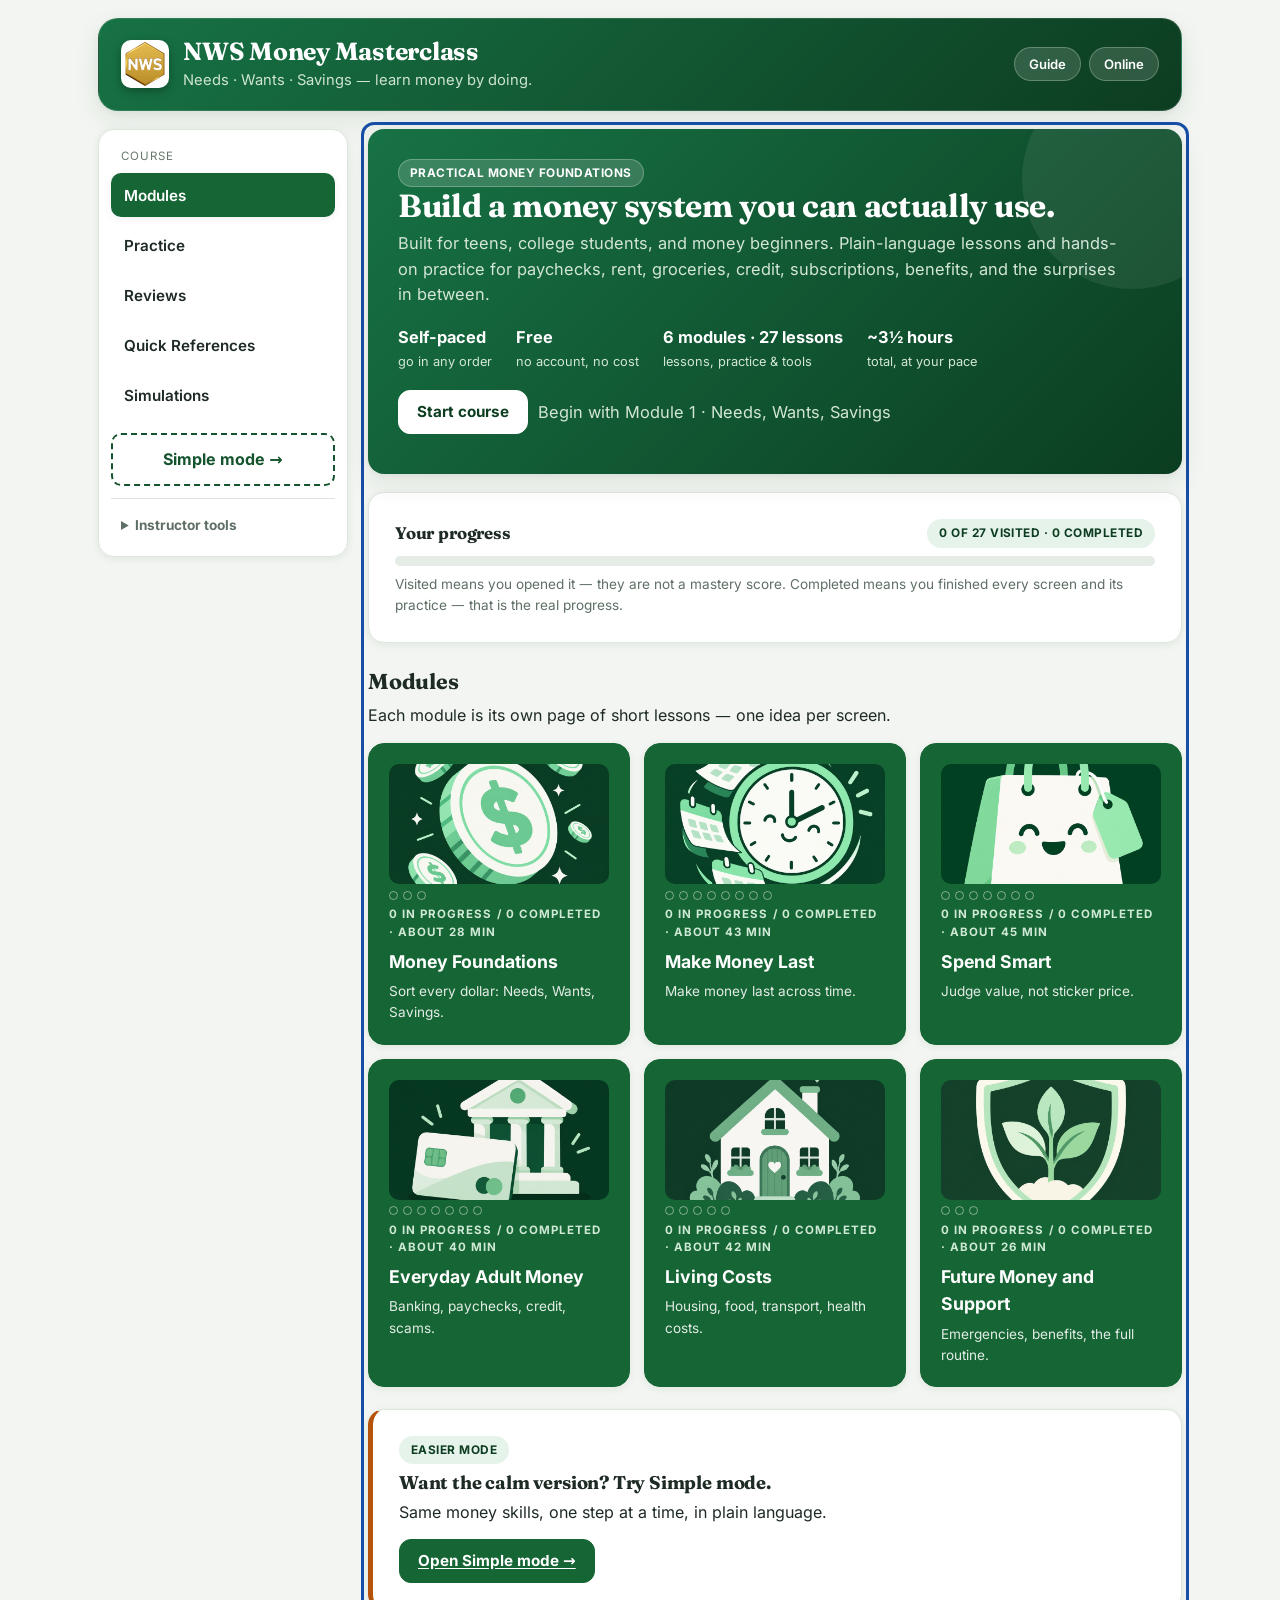
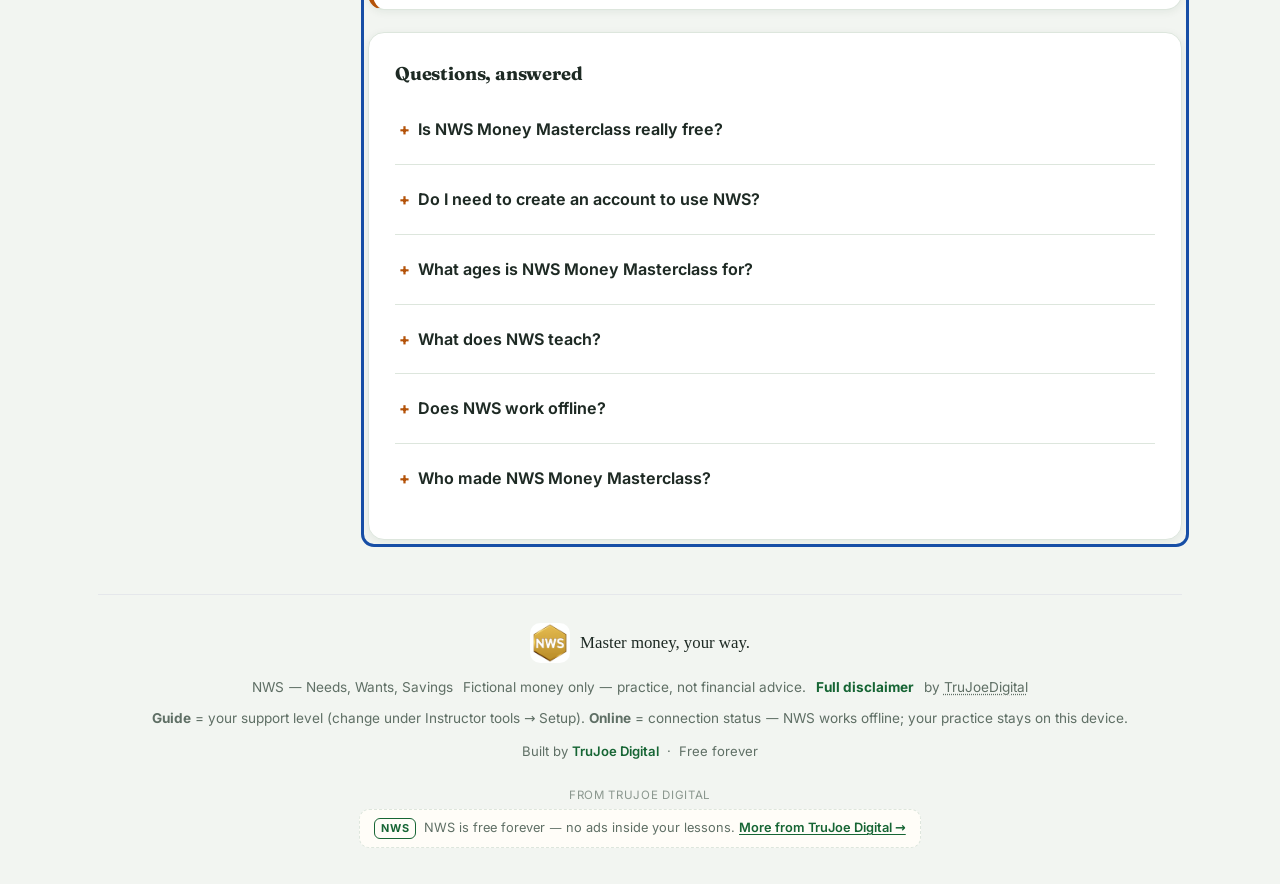
<file: index.html>
<!doctype html>
<html lang="en">
<head>
  <meta charset="utf-8" />
  <meta name="viewport" content="width=device-width, initial-scale=1" />
  <meta name="theme-color" content="#14532d" />
  <meta name="application-name" content="NWS" />
  <meta name="apple-mobile-web-app-capable" content="yes" />
  <meta name="apple-mobile-web-app-status-bar-style" content="default" />
  <title>NWS Money Masterclass</title>
  <meta name="description" content="NWS Money Masterclass — learn money decisions with Needs, Wants, and Savings. Free, self-paced, no account, works offline." />
  <meta name="robots" content="max-image-preview:large" />
  <link rel="canonical" href="https://nws.trujoedigital.com/" />
  <meta property="og:title" content="NWS Money Masterclass" />
  <meta property="og:description" content="Learn money decisions with Needs, Wants, and Savings. Free, self-paced, no account — practice with fictional money, works offline." />
  <meta property="og:type" content="website" />
  <meta property="og:url" content="https://nws.trujoedigital.com/" />
  <meta property="og:site_name" content="NWS Money Masterclass" />
  <meta property="og:image" content="https://nws.trujoedigital.com/images/nws-logo.png" />
  <meta name="twitter:card" content="summary" />
  <meta name="twitter:title" content="NWS Money Masterclass" />
  <meta name="twitter:description" content="Learn money decisions with Needs, Wants, and Savings. Free, self-paced, no account — practice with fictional money, works offline." />
  <meta name="twitter:image" content="https://nws.trujoedigital.com/images/nws-logo.png" />
  <link rel="manifest" href="./manifest.webmanifest" />
  <link rel="icon" href="./icon.svg" type="image/svg+xml" />
  <link rel="preload" href="./fonts/inter-latin.woff2" as="font" type="font/woff2" crossorigin />
  <link rel="stylesheet" href="./styles.css" />
  <link rel="stylesheet" href="./course.css" />
  <link rel="stylesheet" href="./accessibility-v13.css" />
  <!-- AdSense site verification (pub-1942036847459762). House ad stays in #nwsAdSlot until Google approves. -->
  <script async src="https://pagead2.googlesyndication.com/pagead/js/adsbygoogle.js?client=ca-pub-1942036847459762" crossorigin="anonymous"></script>
  <script type="application/ld+json">
  {"@context":"https://schema.org","@type":"FAQPage","mainEntity":[
    {"@type":"Question","name":"Is NWS Money Masterclass really free?","acceptedAnswer":{"@type":"Answer","text":"Yes. Every lesson, quiz, and simulation is free with no account and no payment."}},
    {"@type":"Question","name":"Do I need to create an account to use NWS?","acceptedAnswer":{"@type":"Answer","text":"No. Progress is saved in your own browser. Nothing is uploaded."}},
    {"@type":"Question","name":"What ages is NWS Money Masterclass for?","acceptedAnswer":{"@type":"Answer","text":"Built for teens and young adults (roughly 14–24), and useful for any money beginner."}},
    {"@type":"Question","name":"What does NWS teach?","acceptedAnswer":{"@type":"Answer","text":"Budgeting, banking, credit and debt, scam safety, renting, utilities, food and transportation budgeting, health insurance basics, and tax paperwork — learned by doing, not lecturing."}},
    {"@type":"Question","name":"Does NWS work offline?","acceptedAnswer":{"@type":"Answer","text":"Yes. It is a progressive web app — install it and use it without an internet connection."}},
    {"@type":"Question","name":"Who made NWS Money Masterclass?","acceptedAnswer":{"@type":"Answer","text":"TruJoe Digital, Clarksville, Arkansas."}}
  ]}
  </script>
  <script type="application/ld+json">
  {"@context":"https://schema.org","@type":"Organization","name":"TruJoe Digital","url":"https://trujoedigital.com","logo":"https://nws.trujoedigital.com/images/nws-logo.png","sameAs":["https://trujoedigital.com"]}
  </script>
</head>
<body>
<a class="skip-link" href="#main-content">Skip to main content</a>
<div class="app">
  <header>
    <a class="brand brand-home" href="#/modules" aria-label="NWS Money Masterclass — back to home"><img class="brand-mark" src="./images/nws-logo.png" alt="" width="44" height="44" /><div class="brand-text"><h1>NWS Money Masterclass</h1><p>Needs · Wants · Savings — learn money by doing.</p></div></a>
    <div class="mode"><span class="pill" id="scaffoldPill" title="Support level: Guide — cues are visible; ask for a step when needed. Change it under Instructor tools → Setup." aria-label="Support level: Guide">Guide</span></div>
  </header>
  <div class="layout">
    <nav class="nav" aria-label="Course navigation">
      <small role="heading" aria-level="2">Course</small>
      <button type="button" data-screen="course" data-course-stage="1" aria-controls="course" aria-current="page" class="active">Modules</button>
      <button type="button" data-screen="practice-hub" data-course-stage="2" aria-controls="practice-hub">Practice</button>
      <button type="button" data-screen="reviews" data-course-stage="3" aria-controls="reviews">Reviews</button>
      <button type="button" data-screen="references" data-course-stage="4" aria-controls="references">Quick References</button>
      <button type="button" data-screen="simulations" data-course-stage="5" aria-controls="simulations">Simulations</button>
      <a href="./simple.html" style="display:block;margin-top:10px;padding:12px 14px;border:2px dashed #14532d;border-radius:10px;color:#14532d;font-weight:700;text-decoration:none;text-align:center;" title="Simple mode: one step at a time, plain language">Simple mode →</a>
      <details class="instructor-tools">
        <summary>Instructor tools</summary>
        <button type="button" data-screen="advisor-dashboard" aria-controls="advisor-dashboard">Dashboard</button>
        <button type="button" data-screen="setup" aria-controls="setup">Setup</button>
        <button type="button" data-screen="scenarios" aria-controls="scenarios">Scenarios</button>
        <button type="button" data-screen="evidence" aria-controls="evidence">Evidence</button>
        <button type="button" data-screen="evaluation" aria-controls="evaluation">Evaluation</button>
      </details>
    </nav>
    <main id="main-content" tabindex="-1">
      <div id="courseTrail" class="course-trail hidden" aria-live="polite"></div>

      <section id="course" class="screen active" tabindex="-1" aria-label="Course modules"></section>
      <section id="practice-hub" class="screen" tabindex="-1" aria-label="Practice"></section>
      <section id="reviews" class="screen" tabindex="-1" aria-label="Reviews"></section>
      <section id="references" class="screen" tabindex="-1" aria-label="Quick references"></section>
      <section id="simulations" class="screen" tabindex="-1" aria-label="Simulations"></section>
      <section id="module-page" class="screen" tabindex="-1" aria-label="Module"></section>
      <section id="lesson-player" class="screen" tabindex="-1" aria-label="Lesson"></section>

      <section id="home" class="screen" tabindex="-1"></section>
      <section id="money" class="screen" tabindex="-1"></section>
      <section id="week" class="screen" tabindex="-1"></section>
      <section id="spend" class="screen" tabindex="-1"></section>
      <section id="save" class="screen" tabindex="-1"></section>
      <section id="subscriptions" class="screen" tabindex="-1"></section>
      <section id="plan" class="screen" tabindex="-1"></section>
      <section id="pacing-value" class="screen" tabindex="-1" aria-labelledby="pacing-value-heading"></section>
      <section id="adult-life" class="screen" tabindex="-1"></section>
      <section id="life-sim" class="screen" tabindex="-1"></section>
      <section id="benefits" class="screen" tabindex="-1"></section>
      <section id="progress" class="screen" tabindex="-1"></section>

      <section id="advisor-dashboard" class="screen" tabindex="-1"></section>
      <section id="setup" class="screen" tabindex="-1"></section>
      <section id="scenarios" class="screen" tabindex="-1"></section>
      <section id="evidence" class="screen" tabindex="-1"></section>
      <section id="evaluation" class="screen" tabindex="-1"></section>
    </main>
  </div>
  <footer class="site-footer">
    <div class="footer-brand"><img class="footer-logo-img" src="./images/nws-logo.png" alt="NWS logo" width="40" height="40"/><span class="footer-tagline">Master money, your way.</span></div>
    <div class="footer-note"><span class="product-fullname">NWS — Needs, Wants, Savings</span> <span>Fictional money only — practice, not financial advice.</span> <details class="disclaimer"><summary>Full disclaimer</summary><p>Research-informed educational simulation. Fictional money only. It does not provide individualized financial, tax, legal, medical, insurance, housing, or benefits eligibility advice.</p><p><b>Ads &amp; privacy:</b> NWS currently shows only its own house messages — no third-party ads are served and no ad tracking is used. If that changes, this notice will be updated before third-party ads are enabled. Your practice data stays on this device.</p></details> <span id="siteCredit" class="site-credit" hidden>by <a href="https://trujoedigital.com" target="_blank" rel="noopener">TruJoeDigital</a></span><span class="pill-legend"><b>Guide</b> = your support level (change under Instructor tools → Setup). <b>Online</b> = connection status — NWS works offline; your practice stays on this device.</span></div>
    <div class="footer-meta"><span>Built by <a href="https://trujoedigital.com" target="_blank" rel="noopener">TruJoe Digital</a></span><span>·</span><span>Free forever</span></div>
  </footer>
  <!-- NWS AD SLOT (footer only — never inside lessons, practice, or simulations).
       Managed by src/app/ad-rotation.js: direct-sold spots → AdSense → house ad.
       ADSENSE FLIP: set ADSENSE_ENABLED=true in ad-rotation.js and replace
       NWS_FOOTER_SLOT_ID with your AdSense ad unit ID (see docs/ADS.md). -->
  <div id="nwsAdSlot" class="nws-ad-slot" role="complementary" aria-label="Sponsored message">
    <div class="ad-label house-label" aria-hidden="true">From TruJoe Digital</div>
    <div class="house-ad"><span class="house-ad-tag">NWS</span><span>NWS is free forever — no ads inside your lessons. <a href="https://trujoedigital.com" target="_blank" rel="noopener">More from TruJoe Digital →</a></span></div>
  </div>
</div>
<dialog id="reportDialog"><div class="modal" id="reportBody"></div></dialog>
<script type="module" src="./app/my-numbers.js"></script>
<script type="module" src="./app/main-v11.js"></script>
<script type="module" src="./app/main-v11-fixes.js"></script>
<script type="module" src="./app/pwa.js"></script>
<script type="module" src="./app/pacing-value-ui.js"></script>
<script type="module" src="./app/adult-life-ui.js"></script>
<script type="module" src="./app/adult-life-simulation-ui.js"></script>
<script type="module" src="./app/recovery-followup-ui.js"></script>
<script type="module" src="./app/benefits-ui.js"></script>
<script type="module" src="./app/scenario-builder.js"></script>
<script type="module" src="./app/advisor-dashboard-ui.js"></script>
<script type="module" src="./app/evaluation-ui.js"></script>
<script type="module" src="./app/accessibility-runtime.js"></script>
<script type="module" src="./app/router.js"></script>
<script type="module" src="./app/ad-rotation.js"></script>
<script type="module" src="./app/course-ui.js"></script>
<script>
(function(){
  var credit=document.getElementById('siteCredit');
  if(!credit) return;
  var SHOW={course:1,setup:1};
  function sync(){
    var active=document.querySelector('main .screen.active');
    credit.hidden=!(active&&SHOW[active.id]);
  }
  var mainEl=document.querySelector('main');
  if(mainEl) new MutationObserver(sync).observe(mainEl,{attributes:true,subtree:true,attributeFilter:['class']});
  sync();
})();
</script>
<script>
/* Scroll reveals: once-only, transform + opacity, reduced-motion safe.
   Rough edges fixed: above-fold elements never hide-then-flash; identical
   content is never re-animated after a re-render; classes are never
   stripped mid-transition. */
(function(){
  var reduced=window.matchMedia&&matchMedia('(prefers-reduced-motion: reduce)').matches;
  var sel='.module-quick-card,.module-lesson-list .course-lesson,.section-title';
  var seen={}; /* fingerprint -> true: revealed once per page view, never re-animated */
  function fingerprint(el){
    var t=(el.textContent||'').replace(/\s+/g,' ').slice(0,80);
    return el.tagName+'|'+el.className+'|'+t;
  }
  function inViewport(el){
    try{var r=el.getBoundingClientRect();return r.top<window.innerHeight&&r.bottom>0;}
    catch(e){return true;}
  }
  if(reduced){
    /* Reduced motion: everything visible immediately, no observation at all. */
    document.querySelectorAll(sel).forEach(function(el){el.classList.add('in');});
    return;
  }
  var io=('IntersectionObserver' in window)?new IntersectionObserver(function(entries){
    entries.forEach(function(e){
      if(!e.isIntersecting)return;
      var t=e.target;
      io.unobserve(t);
      t.classList.add('in'); /* kept permanently: no strip, no re-animation risk */
    });
  },{threshold:.15,rootMargin:'0px 0px -10% 0px'}):null;
  function setup(el){
    if(!el||el.classList.contains('reveal')||el.classList.contains('in'))return;
    var fp=fingerprint(el);
    if(seen[fp]||inViewport(el)){el.classList.add('in');seen[fp]=true;return;}
    seen[fp]=true;
    if(!io){el.classList.add('in');return;}
    el.classList.add('reveal');io.observe(el);
  }
  function scan(root){if(root.querySelectorAll)root.querySelectorAll(sel).forEach(setup);}
  scan(document);
  var main=document.querySelector('main');
  if(main)new MutationObserver(function(muts){
    muts.forEach(function(m){m.addedNodes.forEach(function(n){
      if(n.nodeType!==1)return;
      if(n.matches&&n.matches(sel))setup(n);
      scan(n);
    });});
  }).observe(main,{childList:true,subtree:true});
})();
</script>
</body>
</html>
</file>
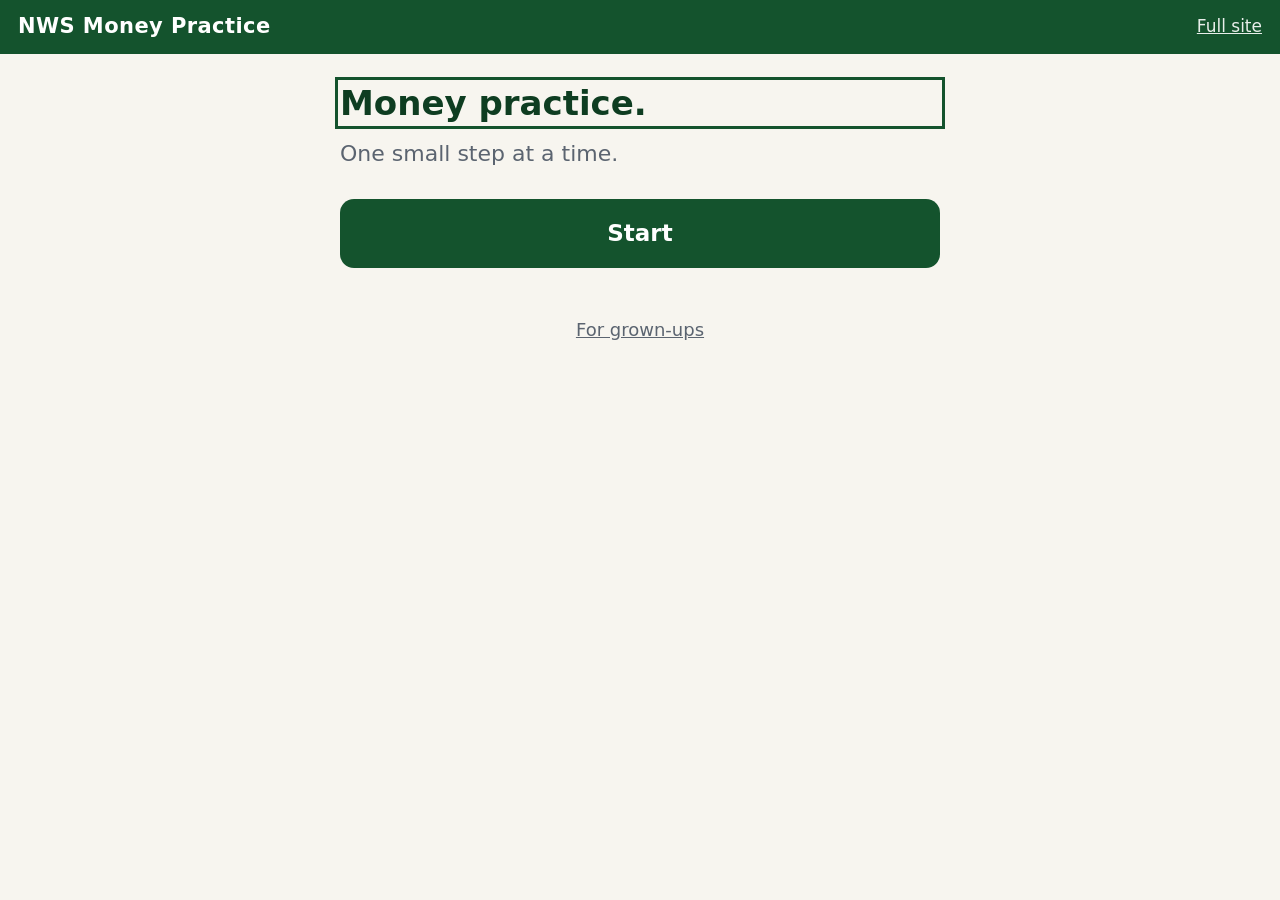
<file: simple.html>
<!doctype html>
<html lang="en">
<head>
  <meta charset="utf-8" />
  <meta name="viewport" content="width=device-width, initial-scale=1" />
  <meta name="theme-color" content="#14532d" />
  <title>NWS Money Practice — simple mode</title>
  <meta name="description" content="NWS Money Practice: money skills one small step at a time. Plain language, big buttons, no jargon." />
  <link rel="canonical" href="https://nws.trujoedigital.com/simple.html" />
  <meta property="og:title" content="NWS Money Practice — simple mode" />
  <meta property="og:description" content="Money skills one small step at a time. Plain language, big buttons, no jargon. Free, no account." />
  <meta property="og:type" content="website" />
  <meta property="og:url" content="https://nws.trujoedigital.com/simple.html" />
  <meta property="og:site_name" content="NWS Money Masterclass" />
  <meta property="og:image" content="https://nws.trujoedigital.com/images/nws-logo.png" />
  <meta name="twitter:card" content="summary" />
  <meta name="twitter:title" content="NWS Money Practice — simple mode" />
  <meta name="twitter:description" content="Money skills one small step at a time. Plain language, big buttons, no jargon. Free, no account." />
  <meta name="twitter:image" content="https://nws.trujoedigital.com/images/nws-logo.png" />
  <link rel="stylesheet" href="./simple.css" />
</head>
<body>
  <div class="simple-top">
    <span class="brand">NWS Money Practice</span>
    <a href="./index.html">Full site</a>
  </div>
  <main id="simple-app" class="simple-app" tabindex="-1" aria-live="polite"></main>
  <script type="module" src="./app/simple-ui.js"></script>
</body>
</html>
</file>
<file: styles.css>
/* NWS Money Masterclass — visual system v3
   Professional, friendly, zero-cost. Palette: money-green (navy-adjacent trust),
   warm gold accent, ink-on-paper body. Inter for UI, Fraunces for display.
   Typefaces are self-hosted (OFL) so the PWA works fully offline. */
@font-face{font-family:'Inter';font-style:normal;font-weight:400 800;font-display:swap;
  src:url('./fonts/inter-latin.woff2') format('woff2');unicode-range:U+0000-00FF}
@font-face{font-family:'Fraunces';font-style:normal;font-weight:600 700;font-display:swap;
  src:url('./fonts/fraunces-latin.woff2') format('woff2');unicode-range:U+0000-00FF}
:root{
  --font-sans:'Inter',system-ui,-apple-system,BlinkMacSystemFont,'Segoe UI',Roboto,sans-serif;
  --font-display:'Fraunces',Georgia,'Times New Roman',serif;
  --bg:#f2f5f1; --panel:#ffffff; --panel-2:#f8faf8;
  --ink:#1e2a24; --muted:#5f6f65; --faint:#68776c; --line:#dde6dd;
  --brand:#166534; --brand-deep:#0d3d21; --brand-soft:#e6f3ea;
  --accent:#b45309; --accent-deep:#7c3a06; --accent-soft:#fdf1de;
  --good:#147539; --good-soft:#e5f5ea;
  --mint:#cfe9d6;
  --warn:#92400e; --warn-soft:#fdf1de;
  --bad:#b91c1c; --bad-soft:#fdeaea;
  --shadow:0 10px 28px rgba(20,60,35,.08),0 2px 6px rgba(20,60,35,.06);
  --shadow-sm:0 2px 8px rgba(20,60,35,.07);
  --radius:16px; --radius-sm:10px;
}
*{box-sizing:border-box}
html{-webkit-text-size-adjust:100%}
body{margin:0;background:var(--bg);color:var(--ink);font-family:var(--font-sans);font-size:16px;line-height:1.55;-webkit-font-smoothing:antialiased}
h1,h2,h3{font-family:var(--font-display);line-height:1.2;letter-spacing:-.01em}
p{margin:.5em 0}
a{color:var(--brand);text-underline-offset:2px}
:focus-visible{outline:3px solid #2f9e63;outline-offset:2px;border-radius:6px}
.skip-link{position:absolute;left:-9999px;top:0;background:var(--brand-deep);color:#fff;padding:10px 16px;z-index:200;border-radius:0 0 10px 0;font-weight:700}
.skip-link:focus{left:0}
.hidden{display:none!important}
[hidden]{display:none!important}

.app{max-width:1120px;margin:0 auto;padding:18px}

/* ---------- Brand header ---------- */
header{background:linear-gradient(135deg,#177245 0%,#0d3d21 100%);color:#fff;border-radius:20px;padding:18px 22px;display:flex;align-items:center;gap:16px;flex-wrap:wrap;box-shadow:var(--shadow);border:1px solid rgba(255,255,255,.12)}
.brand{display:flex;align-items:center;gap:14px;flex:1 1 auto;min-width:0}
a.brand-home{text-decoration:none;color:inherit}
a.brand-home:hover .brand-text h1{text-decoration:underline;text-underline-offset:3px}
.brand-mark{width:48px;height:48px;flex:0 0 auto;border-radius:12px;box-shadow:0 3px 10px rgba(0,0,0,.3)}
.brand-text h1{margin:0;font-size:1.55rem;color:#fff}
.brand-text p{margin:2px 0 0;color:#cfe4d4;font-size:.92rem}
.mode{display:flex;gap:8px;align-items:center;flex-wrap:wrap}
.pill{background:rgba(255,255,255,.14);color:#fff;border:1px solid rgba(255,255,255,.25);border-radius:999px;padding:6px 14px;font-size:.82rem;font-weight:600;white-space:nowrap}
.pill.connected{background:rgba(74,222,128,.22);border-color:rgba(74,222,128,.5)}
.pill.offline{background:rgba(251,191,36,.22);border-color:rgba(251,191,36,.5)}
header .mode .btn.secondary{background:#fff;border-color:#fff;color:var(--brand-deep)}
header .mode .btn.ghost{background:transparent;color:#fff;border-color:rgba(255,255,255,.35)}

/* ---------- Layout & nav ---------- */
.layout{display:grid;grid-template-columns:250px 1fr;gap:20px;margin-top:18px;align-items:start}
.nav{background:var(--panel);border:1px solid var(--line);border-radius:var(--radius);padding:12px;display:flex;flex-direction:column;gap:6px;position:sticky;top:14px;box-shadow:var(--shadow-sm)}
.nav small{color:var(--faint);text-transform:uppercase;font-size:.72rem;letter-spacing:.08em;padding:6px 10px 2px}
.nav button{display:flex;align-items:center;gap:10px;width:100%;text-align:left;border:1px solid transparent;background:none;color:var(--ink);padding:11px 12px;border-radius:var(--radius-sm);cursor:pointer;font-size:.95rem;font-weight:600;font-family:var(--font-sans)}
.nav button:hover{background:var(--brand-soft);border-color:var(--line)}
.nav button.active{background:var(--brand);color:#fff;box-shadow:var(--shadow-sm)}
.instructor-tools{border-top:1px solid var(--line);margin-top:6px;padding-top:8px}
.instructor-tools summary{cursor:pointer;color:var(--muted);font-size:.85rem;font-weight:700;padding:8px 10px;border-radius:var(--radius-sm)}
.instructor-tools summary:hover{background:var(--panel-2)}

main{min-width:0}
.screen{display:none}
.screen.active{display:block;animation:fadein .22s ease}
@keyframes fadein{from{opacity:0;transform:translateY(6px)}to{opacity:1;transform:none}}

/* ---------- Cards, hero, stats ---------- */
.hero{background:var(--panel);border:1px solid var(--line);border-top:5px solid var(--brand);border-radius:var(--radius);padding:22px 24px;box-shadow:var(--shadow);margin-bottom:18px}
.hero h2{margin:0 0 4px;font-size:1.7rem}
.card{background:var(--panel);border:1px solid var(--line);border-radius:var(--radius);padding:20px;box-shadow:var(--shadow-sm);margin:14px 0}
.card h3{margin:.2em 0 .4em}
.sub{color:var(--muted);font-size:.93rem;margin:.35em 0}
.muted{color:var(--muted)}
.section-title{display:flex;align-items:center;gap:12px;margin:26px 0 4px}
.section-title h2{margin:0;font-size:1.35rem}
.stats{display:grid;grid-template-columns:repeat(auto-fit,minmax(120px,1fr));gap:10px;margin:14px 0}
.stat{background:var(--panel-2);border:1px solid var(--line);border-radius:var(--radius-sm);padding:12px 14px}
.stat span{display:block;font-size:.75rem;color:var(--muted);text-transform:uppercase;letter-spacing:.05em;font-weight:600}
.stat b{font-size:1.25rem;font-variant-numeric:tabular-nums}
.grid{display:grid;gap:14px}
.g2{grid-template-columns:repeat(2,1fr)}
.g3{grid-template-columns:repeat(3,1fr)}
.row{display:flex;gap:10px;align-items:center;flex-wrap:wrap;margin:10px 0}
.between{justify-content:space-between}
.stack{display:flex;flex-direction:column;gap:8px}
.ghost{opacity:.55}

/* ---------- Buttons ---------- */
.btn{appearance:none;border:1.5px solid var(--brand);background:var(--brand);color:#fff;font-family:var(--font-sans);font-weight:700;font-size:.95rem;padding:11px 18px;border-radius:12px;cursor:pointer;display:inline-flex;align-items:center;justify-content:center;gap:8px;transition:transform .12s ease,box-shadow .12s ease,background .12s ease;line-height:1.3}
.btn:hover{background:#12562c;transform:translateY(-1px);box-shadow:0 6px 16px rgba(22,101,52,.28)}
.btn:active{transform:scale(.96)}
.btn.secondary{background:#fff;color:var(--brand-deep);border-color:#c9d6cb}
.btn.secondary:hover{background:var(--brand-soft);box-shadow:var(--shadow-sm)}
.btn.ghost{background:transparent;color:var(--brand-deep);border-color:transparent}
.btn.warn{background:var(--warn);border-color:var(--warn)}
.btn:disabled{opacity:.5;cursor:not-allowed;transform:none;box-shadow:none}

/* ---------- Forms ---------- */
label{font-weight:600;font-size:.93rem;display:block;margin-bottom:2px}
.field{display:flex;flex-direction:column;gap:6px;margin:10px 0;min-width:0}
.field small{color:var(--muted);font-size:.82rem}
input[type=number],input[type=text],input[type=date],select,textarea{font-family:var(--font-sans);font-size:1rem;color:var(--ink);background:#fff;border:1.5px solid #c6d3c8;border-radius:12px;padding:11px 13px;width:100%;max-width:100%;transition:border-color .12s,box-shadow .12s}
input:focus,select:focus,textarea:focus{border-color:var(--brand);box-shadow:0 0 0 3px rgba(22,101,52,.16);outline:none}
input[type=number]{font-variant-numeric:tabular-nums}
input[type=checkbox],input[type=radio]{width:1.15rem;height:1.15rem;accent-color:var(--brand)}

/* ---------- Tags, hints, callouts ---------- */
.tag{display:inline-block;font-size:.74rem;font-weight:700;padding:4px 11px;border-radius:999px;background:var(--brand-soft);color:var(--brand-deep);text-transform:uppercase;letter-spacing:.04em;border:1px solid transparent}
.tag.need{background:#e0eafb;color:#1e40af;border-color:#c3d4f5}
.tag.want{background:var(--accent-soft);color:var(--accent-deep);border-color:#f3dcb4}
.tag.recurring{background:#f3e8ff;color:#6d28d9;border-color:#e0cdfb}
.tag.save{background:var(--good-soft);color:var(--good);border-color:#c4e6cd}
.tag.info{background:#e8eef4;color:#3b556e;border-color:#cfdbe6}
.hint{color:var(--muted);font-size:.88rem;background:var(--panel-2);border-left:3px solid var(--accent);padding:8px 12px;border-radius:0 8px 8px 0;margin:10px 0}
.callout{border:1px solid #f3dcb4;background:var(--accent-soft);border-radius:var(--radius-sm);padding:14px 16px;margin:12px 0}
.callout.good{border-color:#c4e6cd;background:var(--good-soft)}
.warning{border:1px solid #f5c6c6;background:var(--bad-soft);border-radius:var(--radius-sm);padding:14px 16px;margin:12px 0;color:#7f1d1d}
.result{border-radius:var(--radius-sm);padding:12px 14px;margin:12px 0;background:var(--panel-2);border:1px solid var(--line)}
.info{color:var(--muted);font-size:.9rem}
.money{font-variant-numeric:tabular-nums;font-weight:700}
.positive{color:var(--good)} .negative{color:var(--bad)}
.progressbar{height:10px;background:#e5ece5;border-radius:999px;overflow:hidden;margin:8px 0}
.progressbar i{display:block;height:100%;background:linear-gradient(90deg,#22a35c,#166534);border-radius:999px;transition:width .3s ease}

/* ---------- Tables ---------- */
.table-scroll{overflow-x:auto;-webkit-overflow-scrolling:touch;border-radius:var(--radius-sm)}
table{border-collapse:collapse;width:100%;background:#fff}
th,td{text-align:left;padding:10px 12px;border-bottom:1px solid var(--line);font-size:.92rem}
th{font-weight:700;font-size:.78rem;text-transform:uppercase;letter-spacing:.05em;color:var(--muted);background:var(--panel-2)}
tr:last-child td{border-bottom:0}

/* ---------- Lesson chrome: trail, prev/next, your-turn ---------- */
.course-trail{background:var(--panel);border:1px solid var(--line);border-radius:var(--radius);padding:12px 18px;margin-bottom:16px;display:flex;gap:10px;align-items:center;flex-wrap:wrap;box-shadow:var(--shadow-sm)}
.course-trail .trail-title{font-weight:700;font-size:.95rem;flex:1 1 auto;min-width:200px}
.course-trail .trail-title small{color:var(--muted);font-weight:600}
.trail-sep{margin:0 .45em;color:var(--muted);font-weight:400}
.trail-flow{display:flex;align-items:center;gap:10px;flex-wrap:wrap;flex-basis:100%;border-top:1px solid var(--line);padding-top:10px}
.trail-progress{font-size:.8rem;font-weight:700;color:var(--muted)}
.trail-nav{display:flex;gap:8px;margin-left:auto}
.trail-nav .btn{padding:9px 14px;font-size:.87rem}

.your-turn{border:2px solid var(--brand);background:linear-gradient(180deg,#f2f9f4 0%,#fff 90%);border-radius:var(--radius);padding:20px;margin:18px 0;box-shadow:var(--shadow-sm)}
.your-turn-tag{background:var(--brand);color:#fff;font-size:.72rem;font-weight:800;letter-spacing:.06em;text-transform:uppercase;padding:5px 12px;border-radius:999px}
.your-turn h3{margin:0;font-size:1.2rem}
.your-turn-checklist{margin-top:14px;border-top:1px dashed var(--line);padding-top:10px}
.your-turn-checklist summary{cursor:pointer;font-weight:700;color:var(--brand-deep);font-size:.95rem}
.your-turn-checklist ol{padding-left:24px;display:grid;gap:10px;margin:12px 0}
.your-turn-checklist label{display:flex;gap:10px;align-items:flex-start;font-weight:500;cursor:pointer}
.your-turn-checklist input[type=checkbox]{flex:0 0 auto;margin-top:3px}

/* ---------- Footer disclaimer ---------- */
.footer-note{color:var(--muted);font-size:.85rem;text-align:center;margin:26px 0 10px;display:flex;gap:10px;justify-content:center;align-items:baseline;flex-wrap:wrap}
.site-footer{margin-top:40px;padding:28px 20px 20px;border-top:1px solid var(--border,#e5e7eb);text-align:center}
.site-footer .footer-brand{display:flex;align-items:center;justify-content:center;gap:10px;margin-bottom:14px}
.site-footer .footer-logo-img{border-radius:10px;display:block}
.site-footer .footer-tagline{font-family:var(--serif,Georgia,serif);font-size:1.05rem;color:var(--ink,#1a1a1a)}
.site-footer .footer-note{margin:0 0 12px}
.site-footer .footer-meta{display:flex;gap:8px;justify-content:center;align-items:center;color:var(--muted);font-size:.82rem;margin-top:4px}
.site-footer .footer-meta a{color:var(--brand);text-decoration:none;font-weight:600}
@media(max-width:640px){
  .site-footer{padding:20px 12px 16px;margin-top:28px}
  .site-footer .footer-brand{flex-direction:column;gap:6px}
  .site-footer .footer-note{font-size:.78rem}
}
.ad-label.house-label{color:var(--muted);font-size:.72rem;letter-spacing:.06em;text-transform:uppercase}
/* NWS ad slot: footer strip only, never inside lesson/practice/simulation flows. */
.nws-ad-slot{margin:6px auto 18px;max-width:728px;padding:0 12px;text-align:center}
.ad-label{font-size:.62rem;letter-spacing:.14em;text-transform:uppercase;color:var(--muted,#8a8578);margin-bottom:4px;opacity:.7}
.house-ad{display:inline-flex;gap:8px;align-items:baseline;justify-content:center;flex-wrap:wrap;color:var(--muted);font-size:.8rem;border:1px dashed var(--line,#d8d2c4);border-radius:10px;padding:8px 14px;background:var(--card,#fffdf8)}
.house-ad-tag{font-weight:700;font-size:.68rem;letter-spacing:.06em;text-transform:uppercase;color:var(--brand);border:1px solid var(--brand);border-radius:6px;padding:1px 6px}
.house-ad a{color:var(--brand);font-weight:600}
.direct-ad{display:inline-flex;gap:8px;align-items:baseline;justify-content:center;flex-wrap:wrap;color:var(--muted);font-size:.8rem;border:1px solid var(--line,#d8d2c4);border-radius:10px;padding:8px 14px;background:var(--card,#fffdf8)}
.direct-ad .spot-tag{font-weight:700;font-size:.68rem;letter-spacing:.06em;text-transform:uppercase;color:var(--brand-deep);border:1px solid var(--brand-deep);border-radius:6px;padding:1px 6px}
.direct-ad a{color:var(--brand);font-weight:600}
.site-credit a{color:var(--muted);text-decoration:underline dotted;text-underline-offset:2px}
.site-credit a:hover{color:var(--brand)}
.disclaimer{display:inline}
.disclaimer summary{cursor:pointer;color:var(--brand);font-weight:700;display:inline}
.disclaimer p{max-width:660px;margin:10px auto;text-align:left;background:var(--panel);border:1px solid var(--line);border-radius:var(--radius-sm);padding:14px 16px}

/* ---------- Misc components ---------- */
.event{border:1px solid var(--line);border-radius:var(--radius-sm);padding:12px 14px;margin:10px 0;background:var(--panel-2)}
.event.done{border-color:#c4e6cd;background:var(--good-soft)}
.scenario-event{border-left:4px solid var(--accent);background:var(--panel);border-radius:0 var(--radius-sm) var(--radius-sm) 0;padding:12px 14px;margin:10px 0;box-shadow:var(--shadow-sm)}
.choice{border:1.5px solid var(--line);background:#fff;border-radius:12px;padding:12px 14px;cursor:pointer;font-family:var(--font-sans);font-size:.95rem;font-weight:600;transition:border-color .12s,box-shadow .12s,transform .12s;text-align:left}
.choice:active{transform:scale(.985)}
.choice:hover{border-color:var(--brand);box-shadow:var(--shadow-sm)}
.choice[aria-pressed="true"]{border-color:var(--brand);background:var(--brand-soft);box-shadow:var(--shadow-sm)}
.adult-life-module-nav{display:flex;gap:8px;flex-wrap:wrap;margin:12px 0}
.adult-life-choice,.adult-life-transfer-choice{border:1.5px solid var(--line);border-radius:12px;background:#fff;padding:12px 14px;cursor:pointer;font-weight:600;font-family:var(--font-sans)}
.adult-life-choice[aria-pressed="true"],.adult-life-transfer-choice[aria-pressed="true"]{border-color:var(--brand);background:var(--brand-soft)}
.benefits-card{border:1px solid var(--line);border-radius:var(--radius-sm);padding:14px;background:var(--panel-2);margin:10px 0}
.source-note{font-size:.8rem;color:var(--faint);margin-top:8px}
dialog{border:1px solid var(--line);border-radius:var(--radius);padding:0;max-width:min(640px,92vw);box-shadow:var(--shadow)}
dialog::backdrop{background:rgba(13,61,33,.45)}
.modal{padding:24px}

/* ---------- Density & theme prefs ---------- */
body[data-density="low"] .card{padding:26px}
body[data-density="low"] .hero{padding:30px}
body[data-theme="dark"]{--bg:#0f1511;--panel:#182119;--panel-2:#1f2b21;--ink:#eaf2ea;--muted:#a9bcae;--faint:#7e9184;--line:#2c3a2d;--brand:#4ade80;--brand-deep:#d8f6e2;--brand-soft:#1e3325;--accent:#f0b35c;--accent-deep:#f6cf8f;--accent-soft:#33270f;--shadow:none;--shadow-sm:none;--good:#4ade80;--good-soft:#1e3325;--warn:#f0b35c;--warn-soft:#33270f;--bad:#f87171;--bad-soft:#3a1a1a}
body[data-theme="dark"] .btn{background:var(--brand);border-color:var(--brand);color:#0b1f13}
body[data-theme="dark"] .btn:hover{background:#22c55e}
body[data-theme="dark"] .btn.secondary{background:transparent;color:var(--brand-deep);border-color:#3c4f3e}
body[data-theme="dark"] .btn.ghost{color:var(--brand-deep)}
body[data-theme="dark"] input[type=number],body[data-theme="dark"] input[type=text],body[data-theme="dark"] input[type=date],body[data-theme="dark"] select,body[data-theme="dark"] textarea{background:#101711;border-color:#3c4f3e;color:var(--ink)}
body[data-theme="dark"] table{background:var(--panel)}
body[data-theme="dark"] .hero{border-top-color:var(--brand)}
body[data-theme="dark"] header{background:linear-gradient(135deg,#14532d,#0b3a20)}
body[data-theme="dark"] .course-hero{background:linear-gradient(135deg,#14532d,#081f12)}
body[data-theme="dark"] .your-turn{background:linear-gradient(180deg,#14251a,#182119)}
body[data-theme="dark"] .choice,body[data-theme="dark"] .adult-life-choice,body[data-theme="dark"] .adult-life-transfer-choice{background:#101711}
body[data-theme="dark"] .nav button.active{background:var(--brand);color:#0b1f13}
body[data-theme="dark"] .tag{background:var(--brand-soft);color:var(--brand-deep)}
body[data-theme="dark"] .tag.need{background:#16294d;color:#a9c6f7;border-color:#274067}
body[data-theme="dark"] .tag.want{background:#33270f;color:#f6cf8f;border-color:#5a4517}
body[data-theme="dark"] .tag.recurring{background:#2b1d4d;color:#cdb4f7;border-color:#45336e}
body[data-theme="dark"] .tag.save{background:#12331f;color:#8fe3a8;border-color:#1f5231}
body[data-theme="dark"] .tag.info{background:#22303c;color:#a9c2d6;border-color:#33465a}

/* ---------- Responsive ---------- */
@media(max-width:960px){
  .layout{grid-template-columns:1fr}
  .nav{position:static;display:grid;grid-template-columns:repeat(3,1fr);gap:8px}
  .nav small{grid-column:1/-1;padding:2px 6px}
  .nav button{justify-content:center;text-align:center;padding:12px 8px}
  .instructor-tools{grid-column:1/-1}
  .instructor-tools button{justify-content:flex-start;text-align:left}
}
@media(max-width:640px){
  .layout{grid-template-columns:1fr}
  .layout .nav{order:2;margin-top:16px}
  body{font-size:15px}
  .app{padding:12px}
  header{padding:14px 16px;border-radius:16px}
  .brand-text h1{font-size:1.25rem}
  .brand-text p{font-size:.82rem}
  .nav{grid-template-columns:repeat(2,1fr)}
  .hero{padding:18px}
  .hero h2{font-size:1.35rem}
  .card{padding:16px}
  .g2,.g3{grid-template-columns:1fr}
  table{display:block;max-width:100%;overflow-x:auto;-webkit-overflow-scrolling:touch}
  .trail-flow{flex-direction:column;align-items:stretch}
  .trail-nav{margin-left:0;justify-content:space-between}
  .trail-nav .btn{flex:1}
  .btn{padding:12px 16px}
  .stats{grid-template-columns:repeat(2,1fr)}
  /* 375px pass: anchors-as-taps aren't covered by the global button min-height. */
  .instructor-tools summary{padding:12px 10px}
  .your-turn-checklist summary{padding:11px 2px}
  /* pacing preset buttons used a mobile-stack class that was never defined. */
  .row.mobile-stack>.btn{flex:1 1 100%}
}
@media(max-width:400px){
  .nav{grid-template-columns:1fr 1fr}
  .brand-mark{width:40px;height:40px}
}

/* ---------- Print: checklists ---------- */
@media print{
  .nav,.mode,.course-trail,.skip-link,.trail-nav,.your-turn .btn,.course-lesson-action,.footer-note .disclaimer{display:none!important}
  body{background:#fff;font-size:12pt}
  .app{max-width:none;padding:0}
  header{box-shadow:none;-webkit-print-color-adjust:exact;print-color-adjust:exact}
  .hero,.card,.your-turn,.event{box-shadow:none;break-inside:avoid}
  .your-turn-checklist input[type=checkbox]{-webkit-print-color-adjust:exact;print-color-adjust:exact}
}
@media(prefers-reduced-motion:reduce){
  *,*::before,*::after{animation:none!important;transition:none!important}
}

.brand-mark{border-radius:10px}

/* ---------- Iteration 6: motion/delight (transform + opacity only).
   The prefers-reduced-motion blanket rule above disables every transition
   and animation site-wide; .reveal gets an explicit visibility fallback. ---------- */
@keyframes nwsPop{0%{transform:scale(1)}40%{transform:scale(1.045)}100%{transform:scale(1)}}
@keyframes nwsStepIn{from{opacity:0;transform:translateY(8px)}to{opacity:1;transform:none}}
.reveal{opacity:0;transform:translateY(14px);transition:opacity .45s ease,transform .45s ease}
.reveal.in{opacity:1;transform:none}
@media(prefers-reduced-motion:reduce){.reveal{opacity:1;transform:none}}
</file>
<file: course.css>
/* NWS course extras v3 — supplements styles.css (which owns the core course shell). */
.quick-ref h3{margin-bottom:8px}
.quick-ref p:first-of-type{margin-top:0}
.quick-ref ol,.quick-ref ul{padding-left:22px;display:grid;gap:6px}
.instructor-tools[open] summary{color:var(--ink)}
@media(max-width:900px){
  .course-trail{position:static}
}

/* ---------- Course shell (v3 pro-course redesign; moved from styles.css) ---------- */
/* ---------- Course shell extras (v3) ---------- */
.course-hero{background:linear-gradient(135deg,#177245 0%,#0b3d21 100%);color:#fff;border:0;position:relative;overflow:hidden}
.course-hero::after{content:"";position:absolute;right:-60px;top:-60px;width:220px;height:220px;border-radius:50%;background:rgba(255,255,255,.07)}
.course-hero h2{color:#fff;font-size:2rem;margin:0 0 6px}
.course-hero .sub{color:#d3e6d8;font-size:1.02rem;max-width:46rem}
.course-hero .tag{background:rgba(255,255,255,.16);color:#fff;border-color:rgba(255,255,255,.25)}
.course-hero .btn{background:#fff;border-color:#fff;color:var(--brand-deep)}
.course-hero .btn:hover{background:#eef5ef}
/* ---------- Course home (v4 pro-course rebuild, Pass 1) ---------- */
.course-logistics{list-style:none;margin:18px 0 0;padding:0;display:flex;flex-wrap:wrap;gap:10px 24px}
.course-logistics li{display:flex;flex-direction:column;gap:2px}
.course-logistics b{color:#fff;font-size:1.02rem}
.course-logistics span{color:#d3e6d8;font-size:.8rem}
.course-cta-row{margin-top:18px}
.course-cta-row .sub{color:#d3e6d8}
.course-module{background:var(--panel);border:1px solid var(--line);border-radius:var(--radius);overflow:hidden;box-shadow:var(--shadow-sm)}
.course-lesson-list{list-style:none;margin:0;padding:0 12px 14px;display:grid;gap:8px}
.course-lesson{background:var(--panel-2);border:1px solid var(--line);border-radius:var(--radius-sm);padding:12px 14px;display:flex;gap:12px;align-items:center;cursor:pointer;transition:border-color .12s,box-shadow .12s,transform .12s}
.course-lesson:hover{border-color:var(--brand);box-shadow:var(--shadow-sm);transform:translateY(-1px)}
.course-lesson.visited{border-left:4px solid var(--good);background:var(--good-soft)}
.course-step-num{flex:0 0 auto;width:28px;height:28px;border-radius:50%;background:var(--brand-soft);color:var(--brand-deep);font-weight:800;font-size:.8rem;display:flex;align-items:center;justify-content:center}
.course-lesson.visited .course-step-num{background:var(--good);color:#fff}
.course-kind{flex:0 0 auto;font-size:.68rem;font-weight:800;letter-spacing:.05em;text-transform:uppercase;padding:4px 10px;border-radius:999px;background:var(--brand-soft);color:var(--brand-deep)}
.course-est{flex:0 0 auto;color:var(--muted);font-size:.78rem;font-weight:600;white-space:nowrap}
.course-check{display:none;flex:0 0 auto;width:26px;height:26px;border-radius:50%;background:var(--good);color:#fff;font-weight:800;font-size:.85rem;align-items:center;justify-content:center}
.course-lesson.completed .course-check{display:inline-flex}
.course-lesson-meta{flex:1 1 auto;min-width:0;text-align:left}
.course-lesson-meta b{display:block;font-size:.98rem}
.course-lesson-meta small{color:var(--muted);font-size:.82rem;display:block;margin-top:2px}
.course-lesson-action{color:var(--brand);font-weight:700;font-size:.9rem;white-space:nowrap}
.course-card-grid{display:grid;grid-template-columns:repeat(auto-fill,minmax(230px,1fr));gap:14px;margin-top:8px}
.course-action-card{background:var(--panel);border:1px solid var(--line);border-radius:var(--radius);padding:18px;box-shadow:var(--shadow-sm);display:flex;flex-direction:column;gap:8px}
.course-action-card h3{margin:0;font-size:1.05rem}
.course-action-card .btn{margin-top:auto;align-self:flex-start}

/* ---------- Course home: progress, Simple mode, proof ---------- */
.course-progress{margin-top:16px}
.course-progress-head{display:flex;align-items:center;justify-content:space-between;gap:12px;margin-bottom:8px}
.course-progress-head h3{margin:0;font-size:1.05rem}
.course-progress .sub{margin:8px 0 0;font-size:.85rem}
.course-simple-card{margin-top:22px;border-left:5px solid var(--accent)}
.course-simple-card h3{margin:8px 0 6px;font-size:1.15rem}
.course-simple-card p{margin:0 0 14px}
.course-outcomes{list-style:none;margin:0;padding:0;display:grid;gap:10px}
.course-outcomes li{position:relative;padding-left:32px}
.course-outcomes li::before{content:"✓";position:absolute;left:0;top:1px;width:22px;height:22px;border-radius:50%;background:var(--brand-soft);color:var(--brand-deep);font-weight:800;font-size:.75rem;display:inline-flex;align-items:center;justify-content:center}

/* ---------- Lesson workspace shell: outline + trail (Pass 2) ---------- */
.trail-outline-toggle{flex:0 0 auto}
.trail-title .trail-module{font-weight:600}
.trail-meter{flex:1 1 120px;min-width:90px}
.course-outline{display:none;margin:0 0 16px;background:var(--panel);border:1px solid var(--line);border-radius:var(--radius);box-shadow:var(--shadow-sm);padding:14px 16px}
.course-outline.open{display:block}
.course-outline-head{display:flex;align-items:center;justify-content:space-between;gap:10px;margin-bottom:10px}
.course-outline-head h3{margin:0;font-size:1rem}
.outline-module{border:1px solid var(--line);border-radius:var(--radius-sm);background:var(--panel-2);margin-bottom:8px}
.outline-module:last-child{margin-bottom:0}
.outline-module summary{list-style:none;display:flex;gap:10px;align-items:center;padding:10px 12px;cursor:pointer;border-radius:var(--radius-sm)}
.outline-module summary::-webkit-details-marker{display:none}
.outline-module summary:hover{background:var(--brand-soft)}
.outline-module-num{flex:0 0 auto;width:28px;height:28px;border-radius:50%;background:var(--brand-soft);color:var(--brand-deep);font-weight:800;font-size:.8rem;display:flex;align-items:center;justify-content:center}
.outline-module-meta{flex:1 1 auto;min-width:0}
.outline-module-meta b{display:block;font-size:.92rem}
.outline-module-meta small{color:var(--muted);font-size:.78rem}
.outline-steps{display:grid;gap:6px;padding:2px 12px 12px}
.outline-step{display:flex;gap:10px;align-items:center;width:100%;text-align:left;background:var(--panel);border:1px solid var(--line);border-radius:var(--radius-sm);padding:9px 12px;cursor:pointer;font:inherit;color:inherit}
.outline-step:hover{border-color:var(--brand)}
.outline-step.current{border-color:var(--brand);background:var(--brand-soft);box-shadow:var(--shadow-sm)}
.outline-step-num{flex:0 0 auto;width:24px;height:24px;border-radius:50%;background:var(--brand-soft);color:var(--brand-deep);font-weight:800;font-size:.72rem;display:flex;align-items:center;justify-content:center}
.outline-check{flex:0 0 auto;width:22px;height:22px;border-radius:50%;border:2px solid var(--line);display:inline-flex;align-items:center;justify-content:center;font-size:.7rem;font-weight:800;color:#fff}
.outline-step.visited .outline-check{background:var(--good);border-color:var(--good)}
.outline-step-meta{flex:1 1 auto;min-width:0}
.outline-step-meta b{display:block;font-size:.9rem}
.outline-step-meta small{color:var(--muted);font-size:.76rem}
@media(max-width:620px){
  .course-outline{padding:12px}
  .outline-module summary{padding:10px}
}
/* ---------- Course completion (progress screen, Pass 3) ---------- */
.pmod-list{margin-top:14px}
.pmod{padding:12px 0;border-top:1px solid var(--line)}
.pmod:first-child{border-top:0;padding-top:2px}
.pmod-head{display:flex;align-items:center;justify-content:space-between;gap:10px;margin-bottom:8px}
.pmod-head b{font-size:.98rem}
.pmod .sub{margin:8px 0 0;font-size:.85rem}
.linklike{background:none;border:0;padding:0;font:inherit;color:var(--brand);font-weight:700;text-decoration:underline;text-underline-offset:2px;cursor:pointer}
.linklike:hover{color:var(--brand-deep)}
.card .course-cta-row{margin-top:16px}
.card .course-cta-row .sub{color:var(--muted)}
/* ---------- Course shell: small-screen overrides ---------- */
@media(max-width:640px){
  .course-trail{padding:8px 10px;gap:8px;border-radius:14px}
  .course-hero h2{font-size:1.5rem}
  /* Compact phone trail: one slim bar — [back] [breadcrumb…] [outline] —
     then a slim progress row and compact prev/next. All controls stay reachable. */
  .course-trail>.btn{padding:8px 10px;font-size:.82rem;flex:0 0 auto}
  .course-trail .trail-title{flex:1 1 0;min-width:0;margin:0;font-size:.8rem;white-space:nowrap;overflow:hidden;text-overflow:ellipsis}
  .course-trail .trail-title .trail-sep{margin:0 .3em}
  .trail-flow{flex-basis:100%;flex-direction:row;flex-wrap:wrap;align-items:center;gap:6px 8px;border-top:0;padding-top:0}
  .trail-progress{font-size:.75rem;flex:0 0 auto}
  .trail-meter{flex:1 1 60px;min-width:40px;width:auto}
  .trail-nav{flex:1 1 100%;margin-left:0;justify-content:stretch}
  .trail-nav .btn{flex:1 1 0;min-width:0;padding:8px 10px;font-size:.8rem;white-space:nowrap;overflow:hidden;text-overflow:ellipsis}
}
/* ---------- Course shell: phone reflow ---------- */
@media(max-width:620px){
  .course-module-head{padding:14px 16px 6px;flex-wrap:wrap}
  .course-module-head .tag{margin-left:0}
  .course-module-meta{padding:0 16px 10px}
  .course-lesson{padding:12px;flex-wrap:wrap;row-gap:10px}
  .course-lesson-meta{flex:1 1 11rem}
  .course-card-grid{grid-template-columns:1fr}
  .course-logistics{gap:8px 18px}
}
/* ---------- Course structure v3: dark-green cards (match the .btn look) ---------- */
/* Module cards on the landing: dark green, white text, side by side. */
.module-quicklist{display:grid;grid-template-columns:repeat(3,1fr);gap:14px;margin-top:8px}
.module-quick-card{display:flex;flex-direction:column;gap:6px;align-items:flex-start;text-align:left;background:var(--brand);border:1px solid var(--brand);border-radius:16px;padding:20px;cursor:pointer;font:inherit;color:#fff;box-shadow:var(--shadow-sm);transition:background .12s,border-color .12s,transform .12s}
.module-quick-card:hover{background:#12562c;border-color:#12562c;transform:translateY(-1px)}
.mq-img{width:100%;height:120px;object-fit:cover;border-radius:10px;display:block;background:#0b3d21}
.mq-progress{font-size:.72rem;font-weight:700;text-transform:uppercase;letter-spacing:.09em;color:var(--mint)}
.mq-title{font-size:1.1rem;font-weight:700;color:#fff}
.mq-tagline{font-size:.85rem;color:rgba(255,255,255,.88)}
/* Skill dots: subtle, small, under the module number. Informational only. */
.mq-dots{display:flex;gap:5px;flex-wrap:wrap;align-items:center;min-height:10px}
.mq-dot{width:9px;height:9px;border-radius:50%;border:1px solid rgba(255,255,255,.45);background:transparent}
.mq-dot-attempted{background:rgba(255,255,255,.35)}
.mq-dot-familiar{background:#9fc3e8}
.mq-dot-proficient{background:#e8f1fc;border-color:#e8f1fc}
.mq-dot-mastered{background:#f2c14e;border-color:#f2c14e}
/* Informational weak-skills nudge on the end-of-lesson review (not a gate). */
.lp-nudge{border-left:4px solid var(--brand)}
@media(max-width:900px){
  .module-quicklist{grid-template-columns:repeat(2,1fr)}
}
/* Lesson cards on module pages: same dark-green treatment, side by side. */
.module-lesson-list{display:grid;grid-template-columns:repeat(2,1fr);gap:12px;padding:0 0 14px}
.module-lesson-list .course-lesson{background:var(--brand);border:1px solid var(--brand);color:#fff;border-radius:16px;padding:18px 20px;display:flex;flex-wrap:wrap;gap:10px 12px;align-items:center;text-align:left;cursor:pointer;font:inherit;box-shadow:var(--shadow-sm);transition:background .12s,border-color .12s,transform .12s}
.module-lesson-list .course-lesson:hover{background:#12562c;border-color:#12562c;transform:translateY(-1px)}
.module-lesson-list .course-step-num{background:#fff;color:var(--brand)}
.module-lesson-list .course-lesson-meta{flex:1 1 12rem;min-width:0}
.module-lesson-list .course-lesson-meta b{display:block;font-size:1rem;color:#fff}
.module-lesson-list .course-lesson-meta small{display:block;color:rgba(255,255,255,.88);font-size:.84rem;margin-top:2px}
.module-lesson-list .course-kind{background:rgba(255,255,255,.16);color:#fff}
.module-lesson-list .course-est{color:rgba(255,255,255,.9);font-weight:600}
.module-lesson-list .course-check{background:#fff;color:var(--brand)}
.module-lesson-list .course-lesson-action{color:#fff;font-weight:800;white-space:nowrap;flex-shrink:0;margin-left:auto}
.module-lesson-list .course-lesson.visited{background:#12562c;border-left:4px solid #fff}
.module-lesson-list .course-lesson.visited .course-step-num{background:#fff;color:var(--brand)}
/* Phones: horizontal scroll rows so cards sit side by side with full text inside. */
@media(max-width:640px){
  .module-quicklist{display:flex;overflow-x:auto;scroll-snap-type:x mandatory;-webkit-overflow-scrolling:touch;padding-bottom:10px}
  .module-quick-card-wrap{flex:0 0 80%;scroll-snap-align:start}
  .module-lesson-list{display:flex;overflow-x:auto;scroll-snap-type:x mandatory;-webkit-overflow-scrolling:touch;padding-bottom:10px}
  .module-lesson-list .course-lesson{flex:0 0 84%;scroll-snap-align:start}
}

/* ---------- Course structure v3: module pages, top nav replaces sidebar ---------- */
body.module-view .layout{display:block}
body.module-view .layout .nav{display:none}
.topnav{margin:0 0 18px;border:1px solid var(--line);border-radius:var(--radius);background:var(--panel);box-shadow:var(--shadow-sm)}
.topnav-scroll{display:flex;gap:4px;overflow-x:auto;padding:8px;-webkit-overflow-scrolling:touch}
.topnav-link{flex:0 0 auto;padding:10px 16px;border-radius:var(--radius-sm);font-weight:700;color:var(--ink);text-decoration:none;font-size:.92rem;white-space:nowrap}
.topnav-link:hover{background:var(--brand-soft)}
.topnav-link.active{background:var(--brand);color:#fff}
.topnav-simple{margin-left:auto;color:var(--brand-deep);border:2px dashed var(--brand)}
.module-page-head{margin:2px 0 6px}
.module-page-head h2{margin:0 0 4px;font-size:1.6rem}
.module-page-head .sub{max-width:44rem}
.module-page-meta{display:flex;gap:10px;align-items:center;margin:10px 0 0}
.module-lesson-list{padding:0}
.module-page-pager{margin-top:20px}
.module-page-pager .btn{max-width:48%}

/* ---------- Course structure v3: lesson player (one idea per screen) ---------- */
.lp-wrap{max-width:660px;margin:0 auto}
.lp-kicker{font-size:.78rem;font-weight:800;letter-spacing:.07em;text-transform:uppercase;color:var(--brand);margin:0 0 10px}
.lp-card{background:var(--panel);border:1px solid var(--line);border-radius:var(--radius);padding:26px;box-shadow:var(--shadow-sm)}
.lp-card h2{margin:0 0 12px;font-size:1.35rem}
.lp-body p{margin:0 0 12px;line-height:1.55}
.lp-body p:last-child{margin-bottom:0}
.lp-body ul,.lp-body ol{margin:0 0 12px;padding-left:22px;display:grid;gap:8px;line-height:1.5}
.lp-story{font-size:1.05rem;line-height:1.6;background:var(--panel-2);border-left:4px solid var(--brand);border-radius:0 var(--radius-sm) var(--radius-sm) 0;padding:14px 16px;margin:0 0 14px}
.lp-points{list-style:none;margin:0;padding:0;display:grid;gap:10px}
.lp-points li{position:relative;padding-left:30px;line-height:1.5}
.lp-points li::before{content:"→";position:absolute;left:0;top:0;color:var(--brand);font-weight:800}
.lp-q{font-size:1.12rem;font-weight:700;line-height:1.5;margin:0 0 6px}
.lp-choices{display:grid;gap:10px;margin:14px 0 4px}
.lp-choice{text-align:left;background:var(--panel-2);border:2px solid var(--line);border-radius:var(--radius-sm);padding:13px 16px;font:inherit;font-weight:600;color:var(--ink);cursor:pointer;transition:border-color .12s,background .12s}
.lp-choice:hover:not(:disabled){border-color:var(--brand)}
.lp-choice:disabled{cursor:default;opacity:.92}
.lp-choice.correct{border-color:var(--good);background:var(--good-soft)}
.lp-choice.wrong{border-color:var(--bad);background:var(--bad-soft)}
.lp-hint-btn{margin-top:10px}
.lp-hint{background:var(--panel-2);border:1px dashed var(--line);border-radius:var(--radius-sm);padding:10px 14px;margin:8px 0 0;font-size:.92rem}
.lp-feedback{margin-top:16px;padding:14px 16px;border-radius:var(--radius-sm);border:1px solid var(--line)}
.lp-feedback p{margin:0 0 8px;line-height:1.5}
.lp-feedback p:last-child{margin-bottom:0}
.lp-feedback.good{border-color:var(--good);background:var(--good-soft)}
.lp-feedback.miss{border-color:var(--warn);background:var(--warn-soft)}
.lp-why{font-size:.94rem;color:var(--muted)}
.lp-feedback.good .lp-why,.lp-feedback.miss .lp-why{color:var(--ink)}
.lp-nav{display:flex;justify-content:space-between;align-items:center;gap:10px;margin-top:14px}
.lp-nav-next{display:grid;gap:6px;justify-items:end}
.lp-blocked-hint{font-size:.82rem;color:var(--muted);margin:0}
.lp-tool-cta{margin-top:16px;display:grid;gap:8px;justify-items:start}
.lp-tool-cta .sub{margin:0}
.lp-done{display:grid;gap:12px;justify-items:start}
.lp-done .sub{margin:0}

/* ---------- Course structure v3: animated sort game ---------- */
.sort-buckets{display:grid;grid-template-columns:repeat(3,1fr);gap:10px;margin:18px 0 14px}
.sort-bucket{display:flex;flex-direction:column;gap:6px;align-items:center;background:var(--panel-2);border:2px solid var(--line);border-radius:var(--radius-sm);padding:14px 10px;font:inherit;cursor:pointer;transition:border-color .12s,transform .12s}
.sort-bucket:hover:not(:disabled){border-color:var(--brand);transform:translateY(-1px)}
.sort-bucket:disabled{cursor:default}
.sort-bucket-label{font-weight:800;font-size:.95rem;color:var(--brand-deep)}
.sort-bucket-count{min-width:30px;height:30px;border-radius:50%;background:var(--brand-soft);color:var(--brand-deep);font-weight:800;font-size:.85rem;display:inline-flex;align-items:center;justify-content:center}
.sort-bucket.flash-ok{border-color:var(--good);background:var(--good-soft)}
.sort-bucket.flash-bad{border-color:var(--bad);background:var(--bad-soft)}
.sort-stage{min-height:132px;display:flex;align-items:center;justify-content:center;padding:6px 0}
.sort-card{background:var(--brand-soft);border:2px solid var(--brand);border-radius:var(--radius);padding:22px 26px;font-size:1.12rem;font-weight:700;color:var(--ink);text-align:center;max-width:100%;transition:transform .38s ease,opacity .38s ease;animation:sortIn .28s ease}
@keyframes sortIn{from{transform:translateY(14px);opacity:0}to{transform:none;opacity:1}}
.sort-progress{text-align:center;margin:4px 0 0}
.sort-feedback{margin-top:12px;padding:14px 16px;border-radius:var(--radius-sm);border:1px solid var(--line)}
.sort-feedback p{margin:0 0 8px;line-height:1.5}
.sort-feedback p:last-child{margin-bottom:0}
.sort-feedback.good{border-color:var(--good);background:var(--good-soft)}
.sort-feedback.miss{border-color:var(--warn);background:var(--warn-soft)}
.sort-game [data-nextitem]{margin-top:12px}

/* ---------- Course structure v3: end-of-lesson review ---------- */
.lp-review h2{margin-bottom:8px}
.lp-score{font-size:1.05rem;margin:0 0 16px}
.lp-review-list{display:grid;gap:10px}
.lp-ritem{border:1px solid var(--line);border-radius:var(--radius-sm);padding:14px 16px;background:var(--panel-2)}
.lp-ritem.ok{border-left:4px solid var(--good)}
.lp-ritem.miss{border-left:4px solid var(--warn)}
.lp-ri-q{font-weight:700;margin:0 0 6px;line-height:1.45}
.lp-ri-a{margin:0 0 6px}
.lp-ri-why{margin:0;font-size:.92rem;color:var(--muted);line-height:1.5}
.good-tag{background:var(--good-soft);color:var(--brand-deep);border:1px solid var(--good)}
.miss-tag{background:var(--warn-soft);color:var(--ink);border:1px solid var(--warn)}

/* ---------- Variant engine: guided cues, misconception notes, practice progress ---------- */
.lp-guide{background:var(--panel-2);border:1px dashed var(--line);border-radius:var(--radius-sm);padding:10px 14px;margin-top:12px;font-size:.94rem}
.lp-guide p{margin:0 0 6px;line-height:1.5}
.lp-guide p:last-child{margin-bottom:0}
.lp-hint-open{color:var(--muted)}
.lp-mis{color:var(--ink)}
.lp-qprog{font-size:.85rem;color:var(--muted);margin:0 0 4px}
.lp-skills{margin:14px 0;padding:12px 14px;border:1px solid var(--line);border-radius:var(--radius-sm);background:var(--panel-2)}
.lp-skills h3{margin:0 0 8px;font-size:1rem}
.lp-skills ul{margin:0 0 8px;padding-left:20px}
.lp-skills li{margin:4px 0;line-height:1.5}
.course-skills{display:block;margin-top:4px;font-size:.82rem;color:var(--muted)}

/* ---------- Course structure v3: phone reflow ---------- */
@media(max-width:620px){
  .lp-card{padding:18px}
  .lp-card h2{font-size:1.18rem}
  .sort-buckets{gap:8px}
  .sort-bucket{padding:12px 6px}
  .sort-bucket-label{font-size:.82rem}
  .module-page-head h2{font-size:1.35rem}
  .module-page-pager .btn{max-width:100%}
  .lp-nav{flex-wrap:wrap}
  .topnav-link{padding:9px 13px;font-size:.86rem}
}

/* ---------- Scenario Practice v2.8: question-framed events & review recaps ---------- */
.event-question{font-size:1.02rem;line-height:1.5;margin:10px 0 6px;padding:10px 12px;background:var(--panel);border:1px solid var(--line);border-radius:var(--radius-sm)}
.event-question b{font-weight:700}
.decision-recap{border:1px solid var(--line);border-radius:var(--radius-sm);padding:10px 12px;margin:8px 0;background:var(--panel-2);line-height:1.5}
.decision-recap b{font-weight:700}
@media(max-width:620px){
  .event-question{font-size:.98rem;padding:9px 10px}
  .decision-recap{padding:9px 10px}
}

/* Sim bank (life simulation): bank-account framing with visible money movement */
.bank-balance{display:flex;align-items:baseline;gap:10px;margin:10px 0 4px}
.bank-balance span{font-size:.85rem;opacity:.75}
.bank-balance b{font-size:2rem;font-weight:800;letter-spacing:-.5px}
.period-dots{display:flex;gap:8px;margin:12px 0 4px}
.pdot{width:12px;height:12px;border-radius:50%;background:var(--border,#d7dce3);border:1px solid var(--border,#d7dce3)}
.pdot.done{background:var(--accent,#1a7f4b);border-color:var(--accent,#1a7f4b)}
.pdot.now{background:transparent;border:2px solid var(--accent,#1a7f4b);width:10px;height:10px}
.money-delta{font-size:1.05rem}

.practice-module-head{display:flex;gap:14px;align-items:center}.pm-img{width:64px;height:64px;object-fit:cover;border-radius:12px;flex-shrink:0}
@media(max-width:640px){.pm-img{width:48px;height:48px}}
/* Course home FAQ — visible counterpart to the FAQPage JSON-LD */
.course-faq{margin-top:22px}
.course-faq h3{margin:4px 0 10px;font-size:1.15rem}
.faq-item{border-top:1px solid var(--line);padding:10px 2px}
.faq-item:first-of-type{border-top:none}
.faq-item summary{cursor:pointer;font-weight:650;list-style:none;display:flex;gap:8px;align-items:baseline}
.faq-item summary::-webkit-details-marker{display:none}
.faq-item summary::before{content:"+";font-weight:800;color:var(--accent);flex-shrink:0}
.faq-item[open] summary::before{content:"–"}
.faq-item p{margin:8px 0 2px;line-height:1.55}

/* ---------- Iteration 2/10 — 375px mobile pass: tap targets & overflow guards ---------- */
/* .topnav-link anchors are not buttons, so the global 44px min-height misses them. */
.topnav-link{min-height:44px;display:inline-flex;align-items:center}
/* .linklike renders as an inline text button (~23px tall): "Next:" link and "Need a hint?" */
.linklike{min-height:44px;display:inline-flex;align-items:center;padding:6px 2px}
/* FAQ disclosure summary sat just under 44px at phone type sizes. */
.faq-item summary{padding:12px 2px}
/* Long unbroken strings (URLs, compound terms) must not force horizontal scroll at 375px. */
.lp-card,.sort-card,.event-question{overflow-wrap:break-word}

/* ---------- Dark theme: course surfaces stay readable (WCAG AA) ---------- */
/* Light theme pairs white text with deep brand green; dark theme flips --brand to
   light mint (#4ade80), so hard-coded white-on-brand pairs in this file fall to
   ~1.7–2.4:1 in dark mode. Pin these surfaces back to the deep-green family. */
body[data-theme="dark"] .module-quick-card,
body[data-theme="dark"] .module-lesson-list .course-lesson{background:#14532d;border-color:#14532d}
body[data-theme="dark"] .module-quick-card:hover,
body[data-theme="dark"] .module-lesson-list .course-lesson:hover{background:#0e3d21;border-color:#0e3d21}
body[data-theme="dark"] .module-quick-card .course-step-num,
body[data-theme="dark"] .module-lesson-list .course-step-num,
body[data-theme="dark"] .module-lesson-list .course-lesson.visited .course-step-num,
body[data-theme="dark"] .module-lesson-list .course-check{color:#0b3d21}
body[data-theme="dark"] .course-lesson.visited .course-step-num,
body[data-theme="dark"] .course-lesson.visited .course-check{background:#22c55e;color:#0b1f13}
body[data-theme="dark"] .topnav-link.active{color:#0b1f13}

/* ---------- NWS teaching diagrams (illustration pass, v3.21) ---------- */
.nws-diagram{display:block;width:100%;height:auto;max-width:560px;margin:14px auto}
.nws-diagram text{font-family:var(--font-sans)}

/* ---------- Iteration 6: motion/delight (transform + opacity only) ---------- */
/* Pressed feedback on course surfaces (transform already in their transitions). */
.course-lesson:active,.module-quick-card:active,.module-lesson-list .course-lesson:active,.lp-choice:active,.sort-bucket:active{transform:scale(.97)}
/* Lesson step changes: .lp-card is re-rendered each step, so the animation retriggers naturally. */
.lp-card{animation:nwsStepIn .22s ease}
/* Quiz correct answer: gentle checkmark pop. */
.lp-choice.correct{animation:nwsPop .3s ease}
/* Sort-bucket drop feedback: quick pop alongside the color flash. */
.sort-bucket.flash-ok,.sort-bucket.flash-bad{animation:nwsPop .32s ease}
/* Module progress dots: gentle state transitions. */
.mq-dot,.pdot{transition:background-color .25s ease,border-color .25s ease}

/* ---------- Iteration 9: conversion pass ---------- */
/* Module quick-cards: the wrapper owns grid/flex placement; a one-tap
   continue button sits under each card so returning learners jump straight
   back to their first incomplete lesson. */
.module-quick-card-wrap{display:flex;flex-direction:column}
.module-quick-card-wrap .module-quick-card{flex:1 1 auto;width:100%}
.mq-continue{margin-top:10px;align-self:stretch;background:transparent;border:2px solid var(--brand);border-radius:12px;color:var(--brand-deep);font:inherit;font-weight:800;padding:12px 14px;min-height:48px;cursor:pointer;text-align:center}
.mq-continue:hover{background:var(--brand-soft)}
.mq-done{border-style:dashed;color:var(--good);cursor:default}
/* Completion marks only mean "finished": the ✓ shows for completed lessons,
   never merely visited ones. In-progress rows get an underlined Continue. */
.module-lesson-list .course-lesson.in-progress .course-lesson-action{text-decoration:underline;text-underline-offset:3px}
/* Module-completion milestone banner on the course home. */
.course-celeb{border-left:4px solid var(--good)}
.course-celeb h3{margin:8px 0 4px}

/* ---------- Scaffolded variation banks: build + explain verbs ---------- */
.lp-kicker{color:var(--muted);font-size:.92em;margin:-.4em 0 .8em}
.lp-scenario{background:var(--brand-soft);border:1px solid var(--line);border-radius:12px;padding:.9em 1em;margin:.6em 0 1em}
.lp-scenario p{margin:.35em 0}
.lp-scenario ul{margin:.4em 0 .4em 1.2em}
.lp-quote{border-left:3px solid var(--brand);margin:.6em 0;padding:.4em .8em;background:var(--brand-soft);border-radius:0 8px 8px 0;font-style:italic}
.build-game{margin-top:.8em}
.build-row{display:grid;grid-template-columns:1fr 2fr auto;gap:.6em;align-items:center;margin:.55em 0}
.build-row label{font-weight:700}
.build-row input[type=range]{width:100%;accent-color:var(--brand);min-height:44px}
.build-val{font-variant-numeric:tabular-nums;font-weight:700;min-width:3.2em;text-align:right}
.build-total{margin:.7em 0;font-size:1.05em}
.explain-input{width:100%;box-sizing:border-box;border:1px solid var(--line);border-radius:12px;padding:.7em;font:inherit;min-height:96px;background:var(--panel);color:var(--ink)}
.explain-point{display:flex;gap:.55em;align-items:flex-start;margin:.5em 0;cursor:pointer}
.explain-point input{width:1.3em;height:1.3em;margin-top:.15em;accent-color:var(--brand);flex-shrink:0}
@media (max-width:640px){
  .build-row{grid-template-columns:1fr;gap:.25em}
  .build-val{text-align:left}
}
</file>
<file: accessibility-v13.css>
.skip-link{position:absolute;left:12px;top:8px;z-index:1000;background:#172033;color:#fff;padding:10px 14px;border-radius:8px;transform:translateY(-180%);text-decoration:none;font-weight:700}.skip-link:focus{transform:translateY(0)}
:focus-visible{outline:3px solid #174ea6!important;outline-offset:3px!important}
body[data-theme="dark"] :focus-visible{outline-color:#a8c7fa!important}
.nav button,.btn,button,input,select{min-height:44px}
.screen{scroll-margin-top:16px;outline:none}.screen:focus-visible{outline:3px solid #174ea6!important;outline-offset:4px!important}
.table-scroll{max-width:100%;overflow-x:auto;border-radius:10px}.table-scroll:focus-visible{outline-offset:2px!important}
.source-note{margin-top:14px;padding-top:12px;border-top:1px solid var(--line);font-size:.88rem;color:var(--muted);overflow-wrap:anywhere}.source-note a{text-decoration:underline;text-underline-offset:2px}.benefits-card ul{padding-left:1.25rem}.benefits-card li+li{margin-top:6px}
@media(max-width:320px){.app{padding:8px}.hero,.card{padding:12px}.nav{gap:4px}.nav button{padding:10px}.mode{align-items:stretch;flex-direction:column}.row{align-items:stretch}.row>.btn{width:100%}}
@media(prefers-reduced-motion:reduce){.skip-link{transition:none}}
@media(forced-colors:active){
  :focus-visible,.screen:focus-visible,.table-scroll:focus-visible{outline:3px solid Highlight!important;outline-offset:3px!important}
  .skip-link,.nav,.hero,.card,.event,.module,.callout,.hint,.warning,.result,.pill,.tag,.btn,.field input,.field select,.field textarea,dialog,.table-scroll{box-shadow:none!important;border-color:CanvasText!important}
  .skip-link{border:2px solid CanvasText!important}
  .nav button.active{border:2px solid Highlight!important;outline:3px solid Highlight!important;outline-offset:2px!important}
  .btn{border:1px solid ButtonText!important}
  .btn:disabled{border-style:dashed!important;opacity:1}
  .tag{border:1px solid CanvasText!important}
  .hint,.warning,.callout,.result{border:1px solid CanvasText!important}
  .warning,.hint{border-left-width:4px!important}
  .progressbar{border:1px solid CanvasText!important;background:Canvas!important}
  .progressbar>div{background:Highlight!important}
  .positive,.negative{color:CanvasText!important;font-weight:700}
  a{text-decoration:underline;text-underline-offset:2px}
  dialog::backdrop{background:Canvas!important;opacity:.75}
}
</file>
<file: simple.css>
/* NWS Simple Mode — student-first styles.
   Calm, predictable, one column. Big touch targets (64px+), big type,
   high contrast. No hero, no repeating chrome. */

:root {
  --green: #14532d;
  --green-dark: #0e3d21;
  --ink: #1c2430;
  --muted: #5b6470;
  --paper: #f7f5ef;
  --card: #ffffff;
  --line: #dfe3da;
  --accent-soft: #e9f2ea;
  --radius: 14px;
  --tap: 64px;
  --base-font: 20px;
}

* { box-sizing: border-box; }

html, body {
  margin: 0;
  padding: 0;
  background: var(--paper);
  color: var(--ink);
  font-family: system-ui, -apple-system, "Segoe UI", Roboto, sans-serif;
  font-size: var(--base-font);
  line-height: 1.6;
  -webkit-text-size-adjust: 100%;
}

/* Grown-ups can bump the type size; layout stays one column. */
body.text-big { --base-font: 23px; }
body.text-bigger { --base-font: 26px; }

.simple-top {
  display: flex;
  align-items: center;
  justify-content: space-between;
  padding: 10px 18px;
  background: var(--green);
  color: #fff;
}
.simple-top .brand {
  font-weight: 800;
  font-size: 1.05rem;
  letter-spacing: 0.02em;
}
.simple-top a {
  color: #fff;
  font-size: 0.85rem;
  opacity: 0.9;
}

.simple-app {
  max-width: 640px;
  margin: 0 auto;
  padding: 28px 20px 64px;
}

.simple-app h1 {
  font-size: 1.7rem;
  line-height: 1.25;
  margin: 0 0 12px;
  color: var(--green-dark);
}
.simple-app p.lead {
  font-size: 1.1rem;
  color: var(--muted);
  margin: 0 0 28px;
}

.step-kicker {
  font-size: 0.85rem;
  font-weight: 700;
  color: var(--muted);
  text-transform: uppercase;
  letter-spacing: 0.06em;
  margin: 0 0 10px;
}

.step-text {
  font-size: 1.25rem;
  line-height: 1.55;
  margin: 0 0 24px;
}

.card {
  background: var(--card);
  border: 1px solid var(--line);
  border-radius: var(--radius);
  padding: 20px;
  margin: 0 0 16px;
  box-shadow: 0 1px 3px rgba(20, 60, 40, 0.06);
}

button, .btn {
  font: inherit;
}

.btn {
  display: block;
  width: 100%;
  min-height: var(--tap);
  padding: 16px 20px;
  margin: 0 0 14px;
  border: none;
  border-radius: var(--radius);
  background: var(--green);
  color: #fff;
  font-size: 1.15rem;
  font-weight: 700;
  cursor: pointer;
  text-align: center;
  text-decoration: none;
}
.btn:hover { background: var(--green-dark); }
.btn:active { transform: scale(0.99); }

.btn-secondary {
  background: var(--accent-soft);
  color: var(--green-dark);
  border: 2px solid var(--green);
}
.btn-secondary:hover { background: #d9e9dc; }

.choice {
  display: block;
  width: 100%;
  min-height: var(--tap);
  padding: 16px 20px;
  margin: 0 0 14px;
  border-radius: var(--radius);
  border: 2px solid var(--line);
  background: var(--card);
  color: var(--ink);
  font-size: 1.15rem;
  font-weight: 600;
  cursor: pointer;
  text-align: left;
}
.choice:hover { border-color: var(--green); }
.choice[disabled] { cursor: default; opacity: 0.85; }
.choice.picked-correct {
  border-color: var(--green);
  background: var(--accent-soft);
}
.choice.picked-wrong {
  border-color: #b0563a;
  background: #fbf0ea;
}

.feedback {
  border-radius: var(--radius);
  padding: 16px 20px;
  margin: 0 0 20px;
  font-size: 1.1rem;
  background: var(--accent-soft);
  border: 2px solid var(--green);
  color: var(--green-dark);
}
.feedback.gentle {
  background: #fbf6ea;
  border-color: #b98a2f;
  color: #6b4d16;
}

.section-card {
  display: block;
  width: 100%;
  text-align: left;
  background: var(--card);
  border: 2px solid var(--line);
  border-radius: var(--radius);
  padding: 20px;
  margin: 0 0 14px;
  cursor: pointer;
  color: var(--ink);
  text-decoration: none;
}
.section-card:hover { border-color: var(--green); }
.section-card .name {
  font-size: 1.3rem;
  font-weight: 800;
  color: var(--green-dark);
  margin: 0 0 4px;
}
.section-card .tag {
  color: var(--muted);
  margin: 0 0 6px;
  font-size: 1rem;
}
.section-card .prog {
  font-size: 0.9rem;
  font-weight: 700;
  color: var(--green);
  margin: 0;
}
.section-card .prog.done { color: var(--green-dark); }

.back-link {
  display: inline-block;
  margin: 0 0 20px;
  color: var(--green-dark);
  font-weight: 700;
  font-size: 1rem;
  text-decoration: none;
  padding: 12px 4px;
  min-height: 48px;
}
.back-link:hover { text-decoration: underline; }

.field { margin: 0 0 18px; }
.field label {
  display: block;
  font-weight: 700;
  margin: 0 0 8px;
  font-size: 1.05rem;
}
.field input {
  width: 100%;
  min-height: var(--tap);
  font: inherit;
  font-size: 1.25rem;
  padding: 12px 16px;
  border: 2px solid var(--line);
  border-radius: var(--radius);
  background: #fff;
  color: var(--ink);
}
.field input:focus {
  outline: 3px solid var(--green);
  outline-offset: 2px;
  border-color: var(--green);
}

.answer {
  background: var(--accent-soft);
  border: 2px solid var(--green);
  border-radius: var(--radius);
  padding: 20px;
  margin: 20px 0;
  font-size: 1.3rem;
  font-weight: 700;
  color: var(--green-dark);
}
.practice-note {
  font-size: 0.9rem;
  color: var(--muted);
  margin: 12px 0 0;
}

.help-card { margin: 0 0 12px; }
.help-card .choice { margin: 0; }
.help-answer {
  background: var(--accent-soft);
  border: 2px solid var(--green);
  border-top: none;
  border-radius: 0 0 var(--radius) var(--radius);
  padding: 16px 20px;
  font-size: 1.15rem;
  color: var(--green-dark);
  margin: -14px 0 14px;
}

.cheer {
  text-align: center;
  font-size: 1.5rem;
  font-weight: 800;
  color: var(--green-dark);
  margin: 24px 0 8px;
}

.grown-link {
  display: block;
  text-align: center;
  margin: 48px 0 0;
  color: var(--muted);
  font-size: 0.9rem;
}

.setting-row {
  display: flex;
  align-items: center;
  justify-content: space-between;
  gap: 16px;
  background: var(--card);
  border: 1px solid var(--line);
  border-radius: var(--radius);
  padding: 16px 20px;
  margin: 0 0 12px;
  min-height: var(--tap);
}
.setting-row .s-label { font-weight: 700; }
.setting-row .s-desc { color: var(--muted); font-size: 0.9rem; margin: 4px 0 0; }

.switch {
  position: relative;
  width: 76px;
  height: 44px;
  flex: 0 0 auto;
  border-radius: 999px;
  border: 2px solid var(--green);
  background: #fff;
  cursor: pointer;
}
.switch::after {
  content: "";
  position: absolute;
  top: 3px;
  left: 4px;
  width: 32px;
  height: 32px;
  border-radius: 50%;
  background: #c9cfc9;
  transition: left 0.15s ease, background 0.15s ease;
}
.switch[aria-checked="true"] { background: var(--green); }
.switch[aria-checked="true"]::after { left: 34px; background: #fff; }

.seg {
  display: flex;
  flex-wrap: wrap;
  gap: 8px;
}
.seg button {
  min-height: 56px;
  padding: 10px 18px;
  border-radius: 10px;
  border: 2px solid var(--line);
  background: #fff;
  font: inherit;
  font-weight: 700;
  cursor: pointer;
  color: var(--ink);
}
.seg button[aria-pressed="true"] {
  border-color: var(--green);
  background: var(--accent-soft);
  color: var(--green-dark);
}

:focus-visible {
  outline: 3px solid var(--green);
  outline-offset: 2px;
}

@media (prefers-reduced-motion: reduce) {
  *, *::before, *::after { transition: none !important; animation: none !important; }
  .btn:active { transform: none; }
}

.sr-only {
  position: absolute;
  width: 1px; height: 1px;
  overflow: hidden;
  clip: rect(0 0 0 0);
}
</file>
